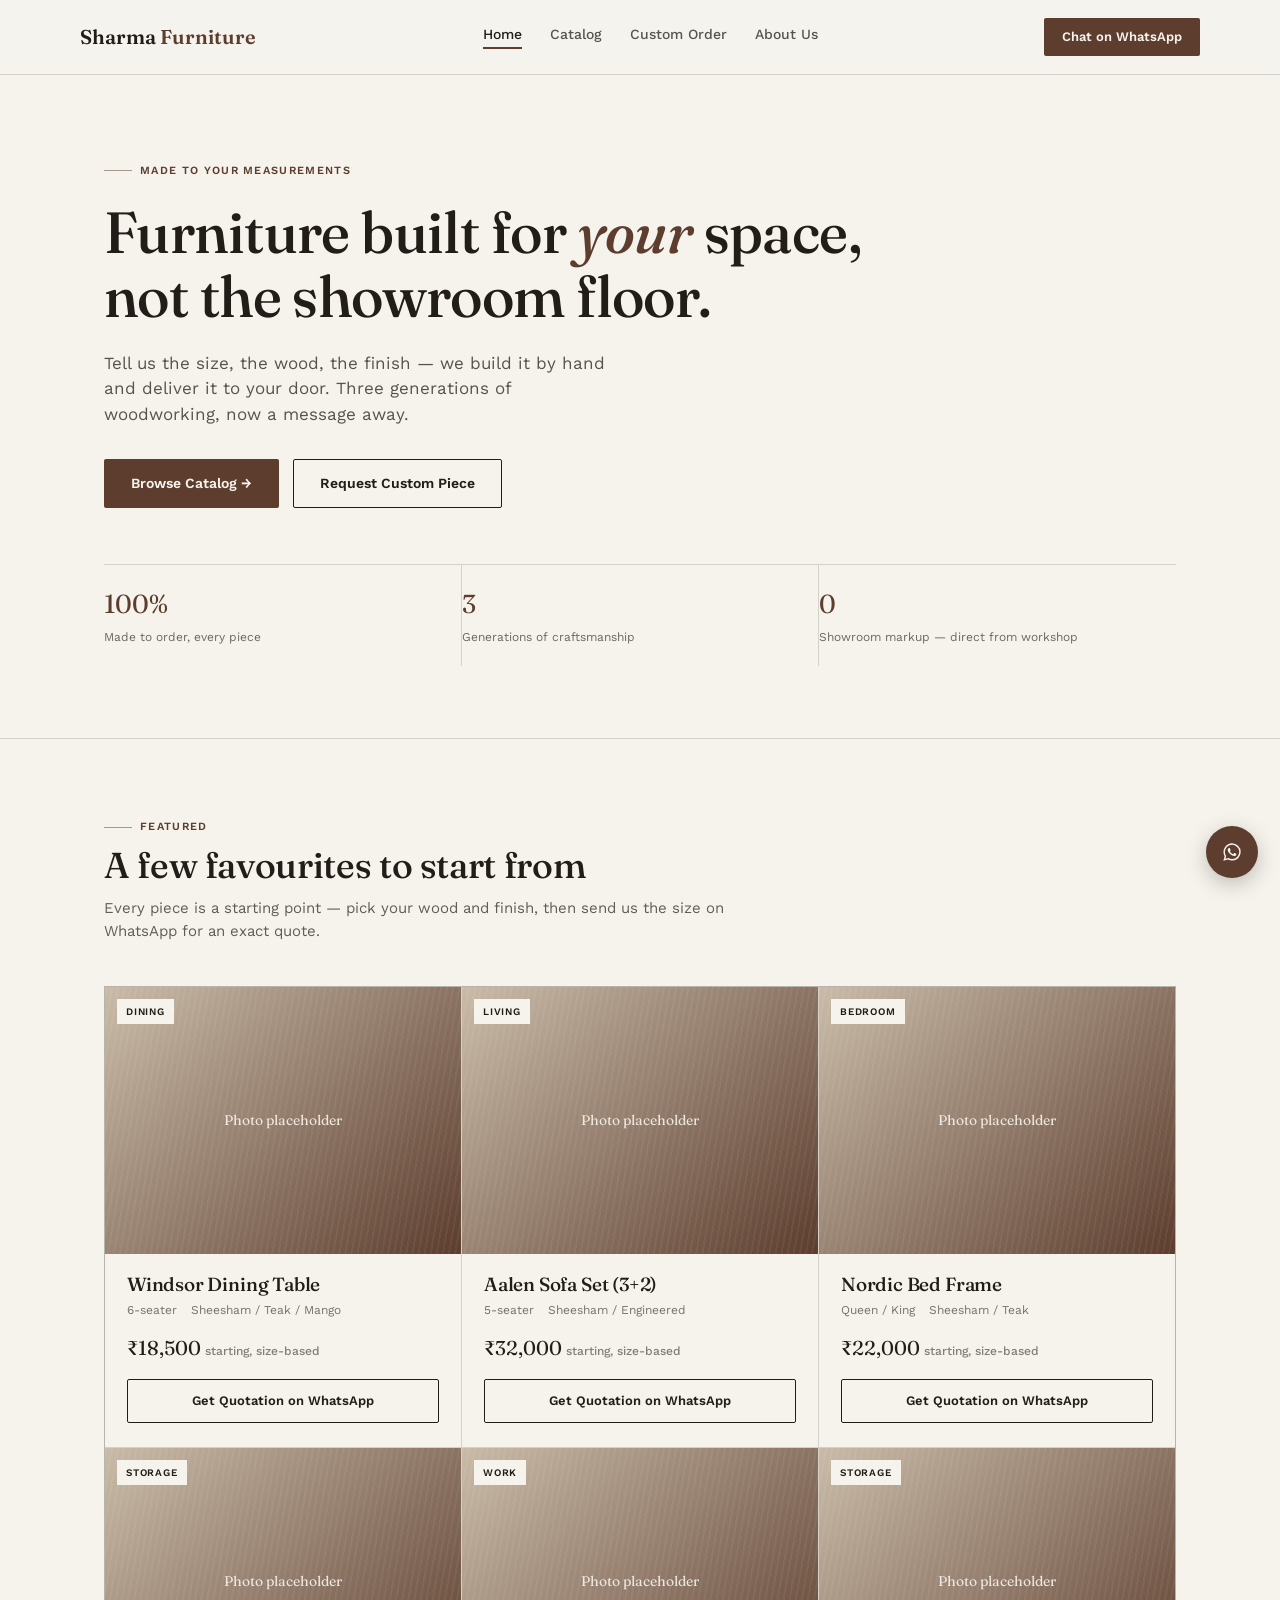
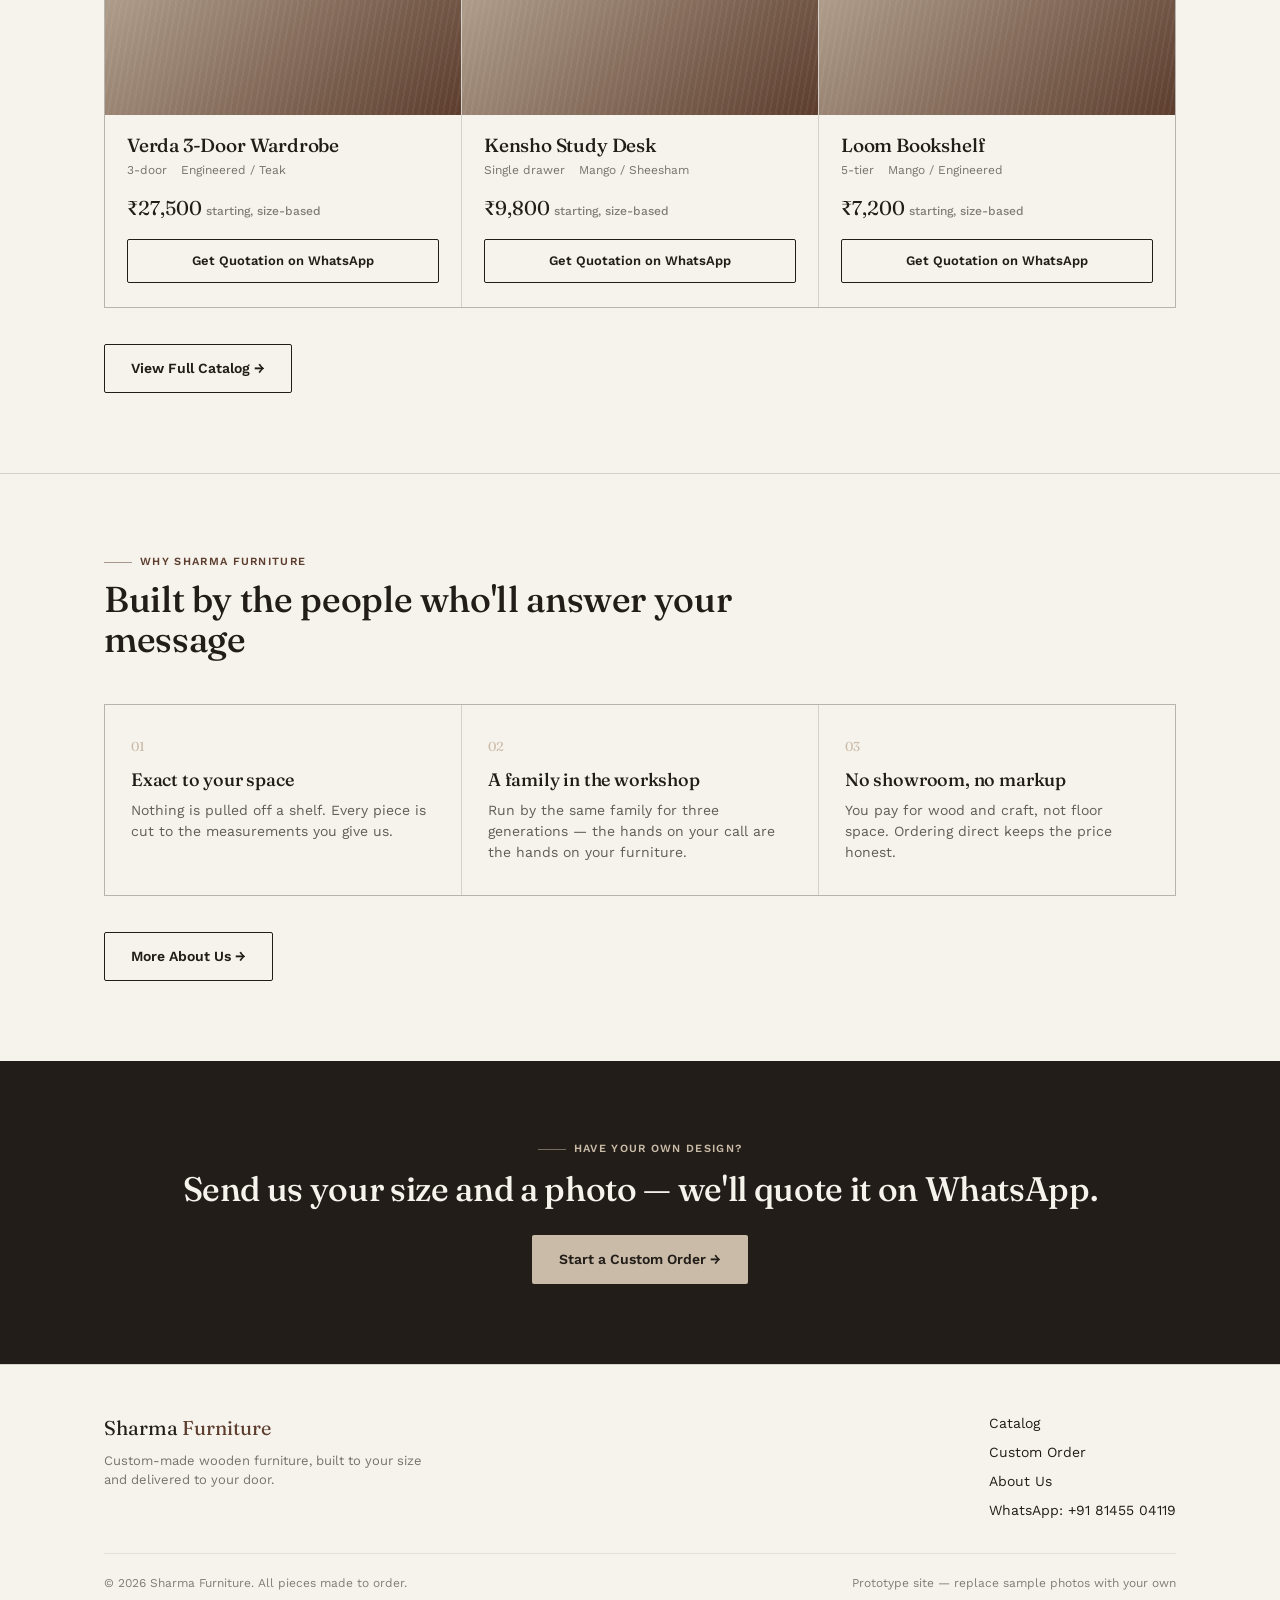
<file: index.html>
<!DOCTYPE html>
<html lang="en">
<head>
<meta charset="UTF-8">
<meta name="viewport" content="width=device-width, initial-scale=1.0">
<title>Sharma Furniture — Custom Made-to-Measure Wooden Furniture</title>
<meta name="description" content="Sharma Furniture designs and builds custom wooden furniture — dining tables, sofas, beds, wardrobes — made to your exact size, wood, and finish. Order directly on WhatsApp.">
<meta name="keywords" content="custom furniture, made to measure furniture, wooden furniture, Sharma Furniture, custom dining table, custom wardrobe, custom sofa">
<link rel="canonical" href="https://sharmafurniture.example.com/index.html">
<meta property="og:type" content="website">
<meta property="og:title" content="Sharma Furniture — Custom Made-to-Measure Wooden Furniture">
<meta property="og:description" content="Furniture built for your space, not the showroom floor. Tell us the size, wood, and finish — we build it and deliver.">
<meta property="og:url" content="https://sharmafurniture.example.com/index.html">
<meta name="robots" content="index, follow">
<link rel="preconnect" href="https://fonts.googleapis.com">
<link href="https://fonts.googleapis.com/css2?family=Fraunces:opsz,wght@9..144,400;9..144,500;9..144,600&family=Work+Sans:wght@400;500;600&display=swap" rel="stylesheet">
<link rel="stylesheet" href="style.css">
</head>
<body>

<header>
  <nav class="wrap nav">
    <div class="brand">Sharma <span>Furniture</span></div>
    <div class="nav-links">
      <a href="index.html" class="active">Home</a>
      <a href="catalog.html">Catalog</a>
      <a href="custom-order.html">Custom Order</a>
      <a href="about.html">About Us</a>
    </div>
    <a class="nav-cta" data-wa-general href="#" target="_blank" rel="noopener">Chat on WhatsApp</a>
  </nav>
</header>

<section class="hero">
  <div class="wrap">
    <div class="dim">Made to your measurements</div>
    <h1>Furniture built for <em>your</em> space, not the showroom floor.</h1>
    <p>Tell us the size, the wood, the finish — we build it by hand and deliver it to your door. Three generations of woodworking, now a message away.</p>
    <div class="hero-actions">
      <a href="catalog.html" class="btn btn-primary">Browse Catalog →</a>
      <a href="custom-order.html" class="btn btn-outline">Request Custom Piece</a>
    </div>
    <div class="measure-strip">
      <div class="measure-item"><div class="num">100%</div><div class="lbl">Made to order, every piece</div></div>
      <div class="measure-item"><div class="num">3</div><div class="lbl">Generations of craftsmanship</div></div>
      <div class="measure-item"><div class="num">0</div><div class="lbl">Showroom markup — direct from workshop</div></div>
    </div>
  </div>
</section>

<section class="section border-b">
  <div class="wrap">
    <div class="section-head">
      <div class="dim">Featured</div>
      <h2>A few favourites to start from</h2>
      <p>Every piece is a starting point — pick your wood and finish, then send us the size on WhatsApp for an exact quote.</p>
    </div>
    <div class="grid" id="productGrid"></div>
    <div class="section-foot">
      <a href="catalog.html" class="btn btn-outline">View Full Catalog →</a>
    </div>
  </div>
</section>

<section class="section">
  <div class="wrap">
    <div class="section-head">
      <div class="dim">Why Sharma Furniture</div>
      <h2>Built by the people who'll answer your message</h2>
    </div>
    <div class="why-grid">
      <div class="why-item">
        <span class="n">01</span>
        <h3>Exact to your space</h3>
        <p>Nothing is pulled off a shelf. Every piece is cut to the measurements you give us.</p>
      </div>
      <div class="why-item">
        <span class="n">02</span>
        <h3>A family in the workshop</h3>
        <p>Run by the same family for three generations — the hands on your call are the hands on your furniture.</p>
      </div>
      <div class="why-item">
        <span class="n">03</span>
        <h3>No showroom, no markup</h3>
        <p>You pay for wood and craft, not floor space. Ordering direct keeps the price honest.</p>
      </div>
    </div>
    <div class="section-foot">
      <a href="about.html" class="btn btn-outline">More About Us →</a>
    </div>
  </div>
</section>

<section class="section dark-section">
  <div class="wrap" style="text-align:center;">
    <div class="dim" style="justify-content:center;">Have your own design?</div>
    <h2 style="margin-top:14px; font-size:clamp(24px,4vw,34px);">Send us your size and a photo — we'll quote it on WhatsApp.</h2>
    <div style="margin-top:26px;">
      <a href="custom-order.html" class="btn" style="background:var(--sand); color:var(--ink);">Start a Custom Order →</a>
    </div>
  </div>
</section>

<footer>
  <div class="wrap">
    <div class="foot-row">
      <div>
        <div class="foot-brand">Sharma <span>Furniture</span></div>
        <p class="foot-note">Custom-made wooden furniture, built to your size and delivered to your door.</p>
      </div>
      <div class="foot-links">
        <a href="catalog.html">Catalog</a>
        <a href="custom-order.html">Custom Order</a>
        <a href="about.html">About Us</a>
        <a data-wa-general href="#" target="_blank" rel="noopener">WhatsApp: +91 81455 04119</a>
      </div>
    </div>
    <div class="foot-bottom">
      <span>© 2026 Sharma Furniture. All pieces made to order.</span>
      <span>Prototype site — replace sample photos with your own</span>
    </div>
  </div>
</footer>

<a class="float-wa" data-wa-general href="#" target="_blank" rel="noopener" aria-label="Chat on WhatsApp">
  <svg width="26" height="26" viewBox="0 0 24 24" fill="none"><path d="M17.6 6.32A7.85 7.85 0 0 0 12.05 4a7.94 7.94 0 0 0-6.87 11.87L4 20l4.24-1.11a7.9 7.9 0 0 0 3.8.97h0a7.94 7.94 0 0 0 5.56-13.54ZM12.05 18.53a6.6 6.6 0 0 1-3.36-.92l-.24-.14-2.5.66.67-2.44-.16-.25a6.6 6.6 0 1 1 5.6 3.09Zm3.6-4.93c-.2-.1-1.17-.58-1.35-.64-.18-.07-.31-.1-.44.1-.13.19-.5.64-.62.78-.11.13-.23.15-.42.05-.2-.1-.83-.3-1.58-.97a5.9 5.9 0 0 1-1.1-1.36c-.11-.2 0-.3.09-.4.09-.1.2-.23.3-.35.1-.11.13-.19.2-.32.06-.13.03-.24-.02-.34-.05-.1-.44-1.06-.6-1.45-.16-.38-.32-.33-.44-.33h-.38c-.13 0-.34.05-.52.24-.18.19-.68.66-.68 1.61 0 .95.7 1.87.8 2 .1.13 1.37 2.1 3.33 2.94.46.2.83.32 1.11.41.47.15.9.13 1.24.08.38-.06 1.17-.48 1.33-.94.17-.46.17-.85.12-.94-.05-.09-.18-.14-.38-.24Z" fill="currentColor"/></svg>
</a>

<script src="script.js"></script>
<script>renderProducts("productGrid");</script>
</body>
</html>
</file>
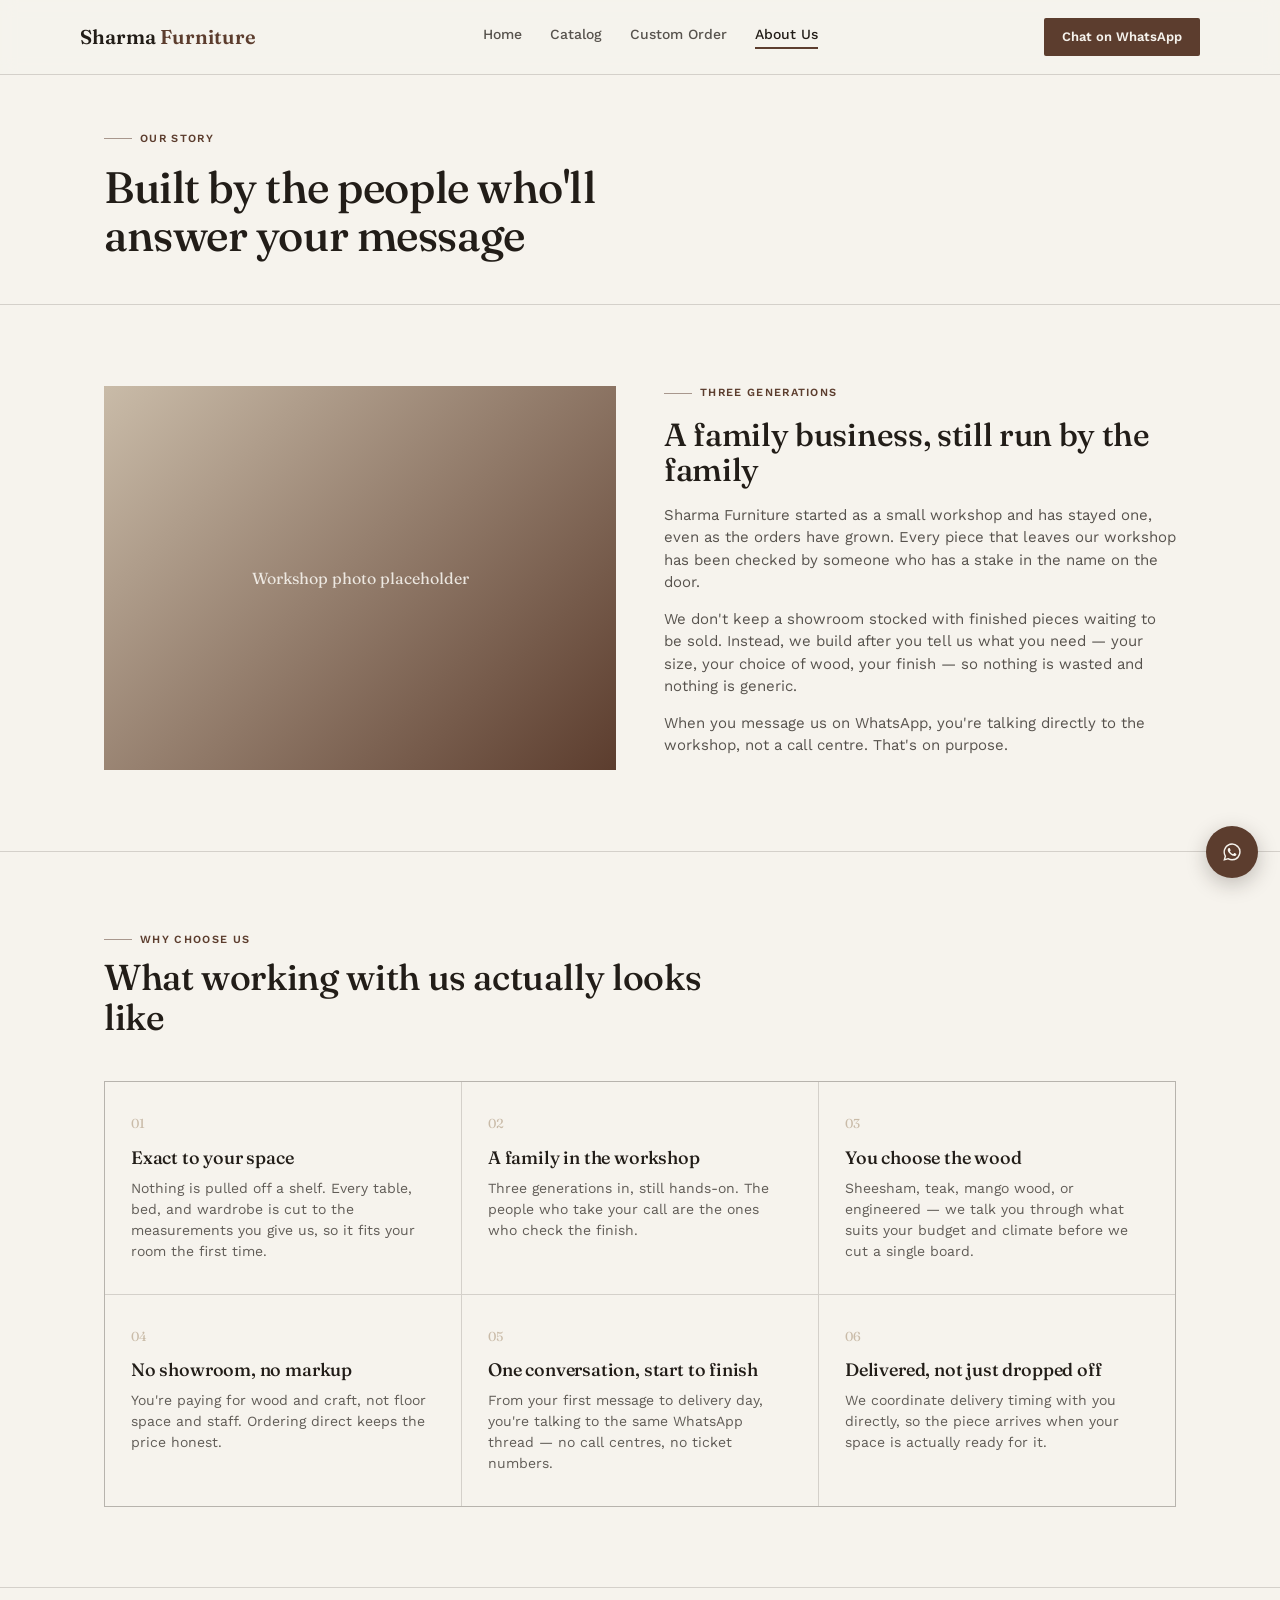
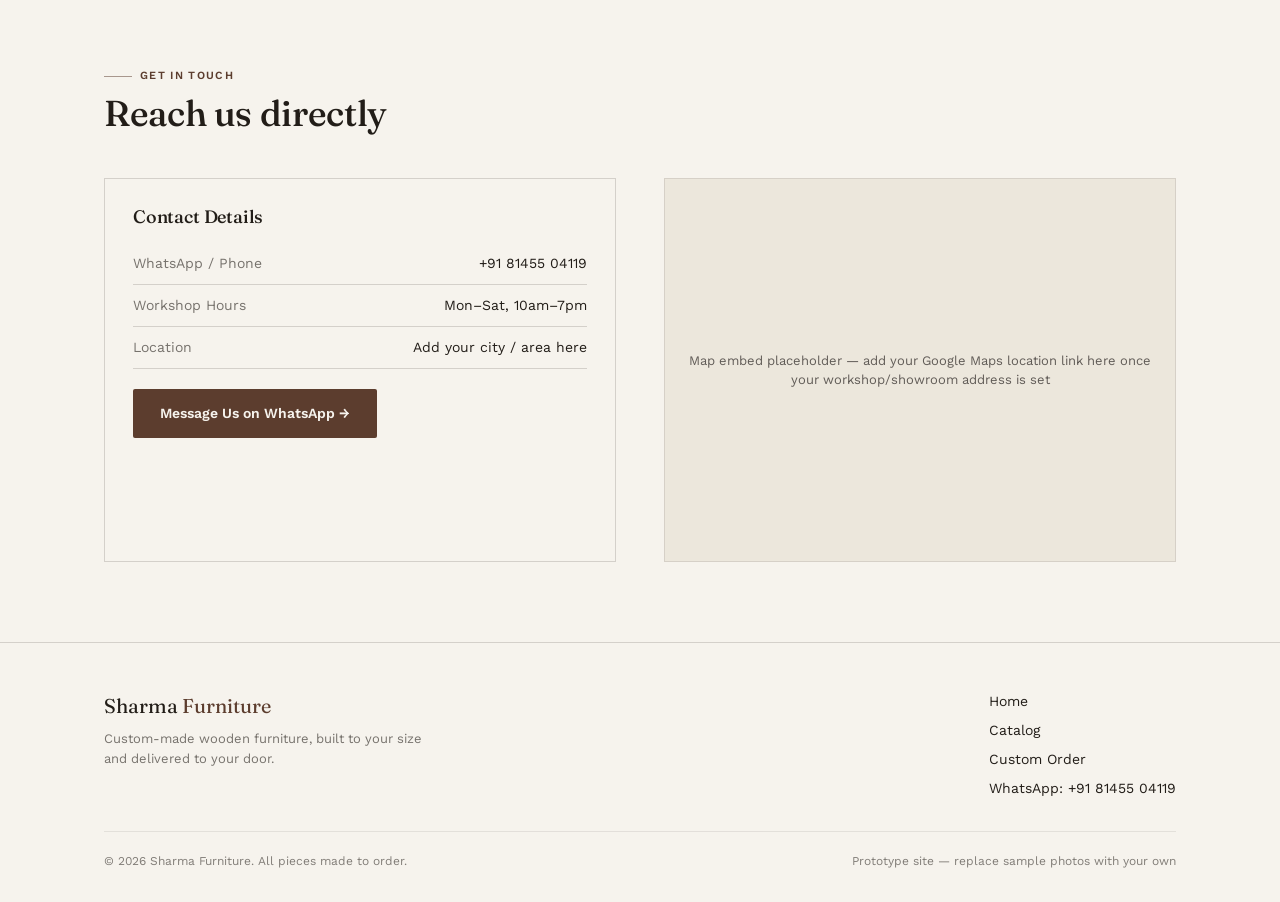
<file: about.html>
<!DOCTYPE html>
<html lang="en">
<head>
<meta charset="UTF-8">
<meta name="viewport" content="width=device-width, initial-scale=1.0">
<title>About Us — Our Family Workshop | Sharma Furniture</title>
<meta name="description" content="Sharma Furniture is a family-run woodworking business, three generations in the making. Learn our story and get in touch to order custom furniture.">
<meta name="keywords" content="Sharma Furniture about, family furniture workshop, custom furniture maker, furniture contact">
<link rel="canonical" href="https://sharmafurniture.example.com/about.html">
<meta property="og:type" content="website">
<meta property="og:title" content="About Us | Sharma Furniture">
<meta property="og:description" content="A family-run woodworking business, three generations in the making.">
<meta name="robots" content="index, follow">
<link rel="preconnect" href="https://fonts.googleapis.com">
<link href="https://fonts.googleapis.com/css2?family=Fraunces:opsz,wght@9..144,400;9..144,500;9..144,600&family=Work+Sans:wght@400;500;600&display=swap" rel="stylesheet">
<link rel="stylesheet" href="style.css">
<script type="application/ld+json">
{
  "@context": "https://schema.org",
  "@type": "FurnitureStore",
  "name": "Sharma Furniture",
  "description": "Custom made-to-measure wooden furniture — dining tables, sofas, beds, wardrobes — built to order and delivered directly.",
  "telephone": "+918145504119",
  "priceRange": "₹₹",
  "address": {
    "@type": "PostalAddress",
    "addressCountry": "IN"
  }
}
</script>
</head>
<body>

<header>
  <nav class="wrap nav">
    <div class="brand">Sharma <span>Furniture</span></div>
    <div class="nav-links">
      <a href="index.html">Home</a>
      <a href="catalog.html">Catalog</a>
      <a href="custom-order.html">Custom Order</a>
      <a href="about.html" class="active">About Us</a>
    </div>
    <a class="nav-cta" data-wa-general href="#" target="_blank" rel="noopener">Chat on WhatsApp</a>
  </nav>
</header>

<section class="page-hero">
  <div class="wrap">
    <div class="dim">Our Story</div>
    <h1>Built by the people who'll answer your message</h1>
  </div>
</section>

<section class="section border-b">
  <div class="wrap">
    <div class="story-grid">
      <div class="story-img"><span>Workshop photo placeholder</span></div>
      <div class="story-text">
        <div class="dim" style="margin-bottom:16px;">Three Generations</div>
        <h2 style="font-size:clamp(24px,3.5vw,32px); margin-bottom:16px;">A family business, still run by the family</h2>
        <p>Sharma Furniture started as a small workshop and has stayed one, even as the orders have grown. Every piece that leaves our workshop has been checked by someone who has a stake in the name on the door.</p>
        <p>We don't keep a showroom stocked with finished pieces waiting to be sold. Instead, we build after you tell us what you need — your size, your choice of wood, your finish — so nothing is wasted and nothing is generic.</p>
        <p>When you message us on WhatsApp, you're talking directly to the workshop, not a call centre. That's on purpose.</p>
      </div>
    </div>
  </div>
</section>

<section class="section border-b">
  <div class="wrap">
    <div class="section-head">
      <div class="dim">Why Choose Us</div>
      <h2>What working with us actually looks like</h2>
    </div>
    <div class="why-grid">
      <div class="why-item">
        <span class="n">01</span>
        <h3>Exact to your space</h3>
        <p>Nothing is pulled off a shelf. Every table, bed, and wardrobe is cut to the measurements you give us, so it fits your room the first time.</p>
      </div>
      <div class="why-item">
        <span class="n">02</span>
        <h3>A family in the workshop</h3>
        <p>Three generations in, still hands-on. The people who take your call are the ones who check the finish.</p>
      </div>
      <div class="why-item">
        <span class="n">03</span>
        <h3>You choose the wood</h3>
        <p>Sheesham, teak, mango wood, or engineered — we talk you through what suits your budget and climate before we cut a single board.</p>
      </div>
      <div class="why-item">
        <span class="n">04</span>
        <h3>No showroom, no markup</h3>
        <p>You're paying for wood and craft, not floor space and staff. Ordering direct keeps the price honest.</p>
      </div>
      <div class="why-item">
        <span class="n">05</span>
        <h3>One conversation, start to finish</h3>
        <p>From your first message to delivery day, you're talking to the same WhatsApp thread — no call centres, no ticket numbers.</p>
      </div>
      <div class="why-item">
        <span class="n">06</span>
        <h3>Delivered, not just dropped off</h3>
        <p>We coordinate delivery timing with you directly, so the piece arrives when your space is actually ready for it.</p>
      </div>
    </div>
  </div>
</section>

<section class="section">
  <div class="wrap">
    <div class="section-head">
      <div class="dim">Get in Touch</div>
      <h2>Reach us directly</h2>
    </div>
    <div class="contact-grid">
      <div class="contact-card">
        <h3>Contact Details</h3>
        <div class="contact-line"><span>WhatsApp / Phone</span><span>+91 81455 04119</span></div>
        <div class="contact-line"><span>Workshop Hours</span><span>Mon–Sat, 10am–7pm</span></div>
        <div class="contact-line"><span>Location</span><span>Add your city / area here</span></div>
        <div style="margin-top:20px;">
          <a class="btn btn-primary" data-wa-general href="#" target="_blank" rel="noopener">Message Us on WhatsApp →</a>
        </div>
      </div>
      <div class="map-box">Map embed placeholder — add your Google Maps location link here once your workshop/showroom address is set</div>
    </div>
  </div>
</section>

<footer>
  <div class="wrap">
    <div class="foot-row">
      <div>
        <div class="foot-brand">Sharma <span>Furniture</span></div>
        <p class="foot-note">Custom-made wooden furniture, built to your size and delivered to your door.</p>
      </div>
      <div class="foot-links">
        <a href="index.html">Home</a>
        <a href="catalog.html">Catalog</a>
        <a href="custom-order.html">Custom Order</a>
        <a data-wa-general href="#" target="_blank" rel="noopener">WhatsApp: +91 81455 04119</a>
      </div>
    </div>
    <div class="foot-bottom">
      <span>© 2026 Sharma Furniture. All pieces made to order.</span>
      <span>Prototype site — replace sample photos with your own</span>
    </div>
  </div>
</footer>

<a class="float-wa" data-wa-general href="#" target="_blank" rel="noopener" aria-label="Chat on WhatsApp">
  <svg width="26" height="26" viewBox="0 0 24 24" fill="none"><path d="M17.6 6.32A7.85 7.85 0 0 0 12.05 4a7.94 7.94 0 0 0-6.87 11.87L4 20l4.24-1.11a7.9 7.9 0 0 0 3.8.97h0a7.94 7.94 0 0 0 5.56-13.54ZM12.05 18.53a6.6 6.6 0 0 1-3.36-.92l-.24-.14-2.5.66.67-2.44-.16-.25a6.6 6.6 0 1 1 5.6 3.09Zm3.6-4.93c-.2-.1-1.17-.58-1.35-.64-.18-.07-.31-.1-.44.1-.13.19-.5.64-.62.78-.11.13-.23.15-.42.05-.2-.1-.83-.3-1.58-.97a5.9 5.9 0 0 1-1.1-1.36c-.11-.2 0-.3.09-.4.09-.1.2-.23.3-.35.1-.11.13-.19.2-.32.06-.13.03-.24-.02-.34-.05-.1-.44-1.06-.6-1.45-.16-.38-.32-.33-.44-.33h-.38c-.13 0-.34.05-.52.24-.18.19-.68.66-.68 1.61 0 .95.7 1.87.8 2 .1.13 1.37 2.1 3.33 2.94.46.2.83.32 1.11.41.47.15.9.13 1.24.08.38-.06 1.17-.48 1.33-.94.17-.46.17-.85.12-.94-.05-.09-.18-.14-.38-.24Z" fill="currentColor"/></svg>
</a>

<script src="script.js"></script>
</body>
</html>
</file>
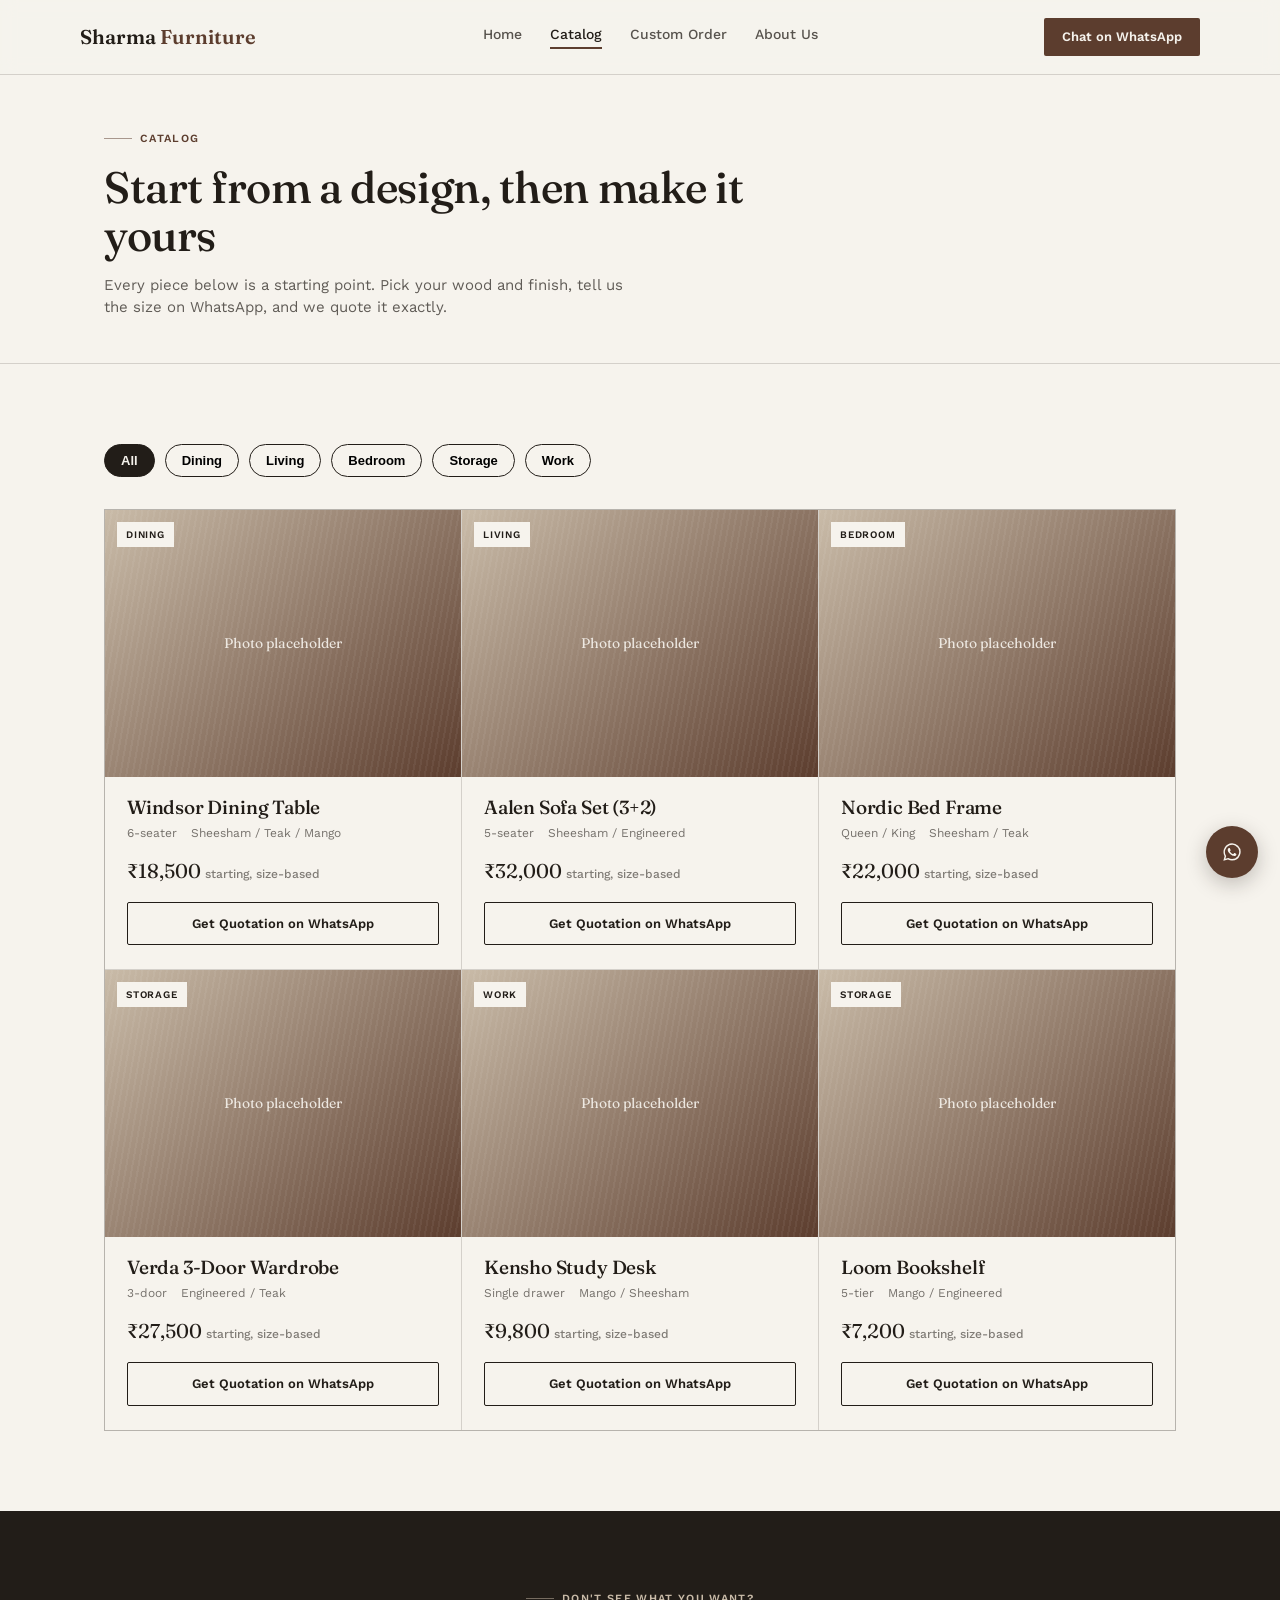
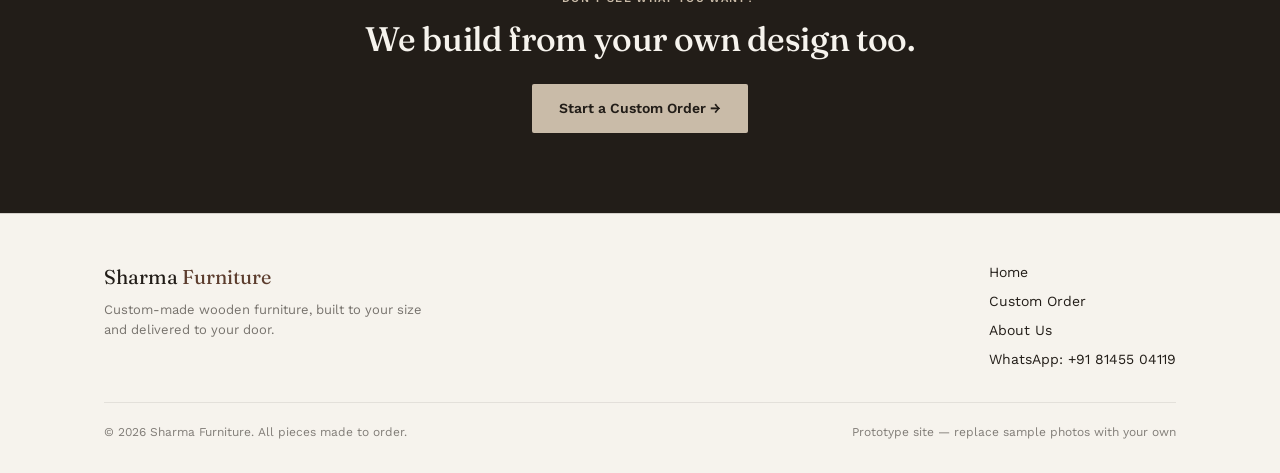
<file: catalog.html>
<!DOCTYPE html>
<html lang="en">
<head>
<meta charset="UTF-8">
<meta name="viewport" content="width=device-width, initial-scale=1.0">
<title>Catalog — Custom Dining, Living, Bedroom & Storage Furniture | Sharma Furniture</title>
<meta name="description" content="Browse Sharma Furniture's catalog of custom dining tables, sofas, beds, wardrobes, desks and bookshelves. Choose your wood and finish, then get a quotation on WhatsApp.">
<meta name="keywords" content="furniture catalog, custom dining table, custom wardrobe, custom bed frame, custom sofa, Sharma Furniture">
<link rel="canonical" href="https://sharmafurniture.example.com/catalog.html">
<meta property="og:type" content="website">
<meta property="og:title" content="Catalog | Sharma Furniture">
<meta property="og:description" content="Custom dining tables, sofas, beds, wardrobes, desks and bookshelves — made to your size and wood of choice.">
<meta name="robots" content="index, follow">
<link rel="preconnect" href="https://fonts.googleapis.com">
<link href="https://fonts.googleapis.com/css2?family=Fraunces:opsz,wght@9..144,400;9..144,500;9..144,600&family=Work+Sans:wght@400;500;600&display=swap" rel="stylesheet">
<link rel="stylesheet" href="style.css">
</head>
<body>

<header>
  <nav class="wrap nav">
    <div class="brand">Sharma <span>Furniture</span></div>
    <div class="nav-links">
      <a href="index.html">Home</a>
      <a href="catalog.html" class="active">Catalog</a>
      <a href="custom-order.html">Custom Order</a>
      <a href="about.html">About Us</a>
    </div>
    <a class="nav-cta" data-wa-general href="#" target="_blank" rel="noopener">Chat on WhatsApp</a>
  </nav>
</header>

<section class="page-hero">
  <div class="wrap">
    <div class="dim">Catalog</div>
    <h1>Start from a design, then make it yours</h1>
    <p>Every piece below is a starting point. Pick your wood and finish, tell us the size on WhatsApp, and we quote it exactly.</p>
  </div>
</section>

<section class="section">
  <div class="wrap">
    <div class="filter-bar" id="filterBar"></div>
    <div class="grid" id="productGrid"></div>
  </div>
</section>

<section class="section dark-section">
  <div class="wrap" style="text-align:center;">
    <div class="dim" style="justify-content:center;">Don't see what you want?</div>
    <h2 style="margin-top:14px; font-size:clamp(24px,4vw,34px);">We build from your own design too.</h2>
    <div style="margin-top:26px;">
      <a href="custom-order.html" class="btn" style="background:var(--sand); color:var(--ink);">Start a Custom Order →</a>
    </div>
  </div>
</section>

<footer>
  <div class="wrap">
    <div class="foot-row">
      <div>
        <div class="foot-brand">Sharma <span>Furniture</span></div>
        <p class="foot-note">Custom-made wooden furniture, built to your size and delivered to your door.</p>
      </div>
      <div class="foot-links">
        <a href="index.html">Home</a>
        <a href="custom-order.html">Custom Order</a>
        <a href="about.html">About Us</a>
        <a data-wa-general href="#" target="_blank" rel="noopener">WhatsApp: +91 81455 04119</a>
      </div>
    </div>
    <div class="foot-bottom">
      <span>© 2026 Sharma Furniture. All pieces made to order.</span>
      <span>Prototype site — replace sample photos with your own</span>
    </div>
  </div>
</footer>

<a class="float-wa" data-wa-general href="#" target="_blank" rel="noopener" aria-label="Chat on WhatsApp">
  <svg width="26" height="26" viewBox="0 0 24 24" fill="none"><path d="M17.6 6.32A7.85 7.85 0 0 0 12.05 4a7.94 7.94 0 0 0-6.87 11.87L4 20l4.24-1.11a7.9 7.9 0 0 0 3.8.97h0a7.94 7.94 0 0 0 5.56-13.54ZM12.05 18.53a6.6 6.6 0 0 1-3.36-.92l-.24-.14-2.5.66.67-2.44-.16-.25a6.6 6.6 0 1 1 5.6 3.09Zm3.6-4.93c-.2-.1-1.17-.58-1.35-.64-.18-.07-.31-.1-.44.1-.13.19-.5.64-.62.78-.11.13-.23.15-.42.05-.2-.1-.83-.3-1.58-.97a5.9 5.9 0 0 1-1.1-1.36c-.11-.2 0-.3.09-.4.09-.1.2-.23.3-.35.1-.11.13-.19.2-.32.06-.13.03-.24-.02-.34-.05-.1-.44-1.06-.6-1.45-.16-.38-.32-.33-.44-.33h-.38c-.13 0-.34.05-.52.24-.18.19-.68.66-.68 1.61 0 .95.7 1.87.8 2 .1.13 1.37 2.1 3.33 2.94.46.2.83.32 1.11.41.47.15.9.13 1.24.08.38-.06 1.17-.48 1.33-.94.17-.46.17-.85.12-.94-.05-.09-.18-.14-.38-.24Z" fill="currentColor"/></svg>
</a>

<script src="script.js"></script>
<script>renderProducts("productGrid"); setupCatalogFilters();</script>
</body>
</html>
</file>
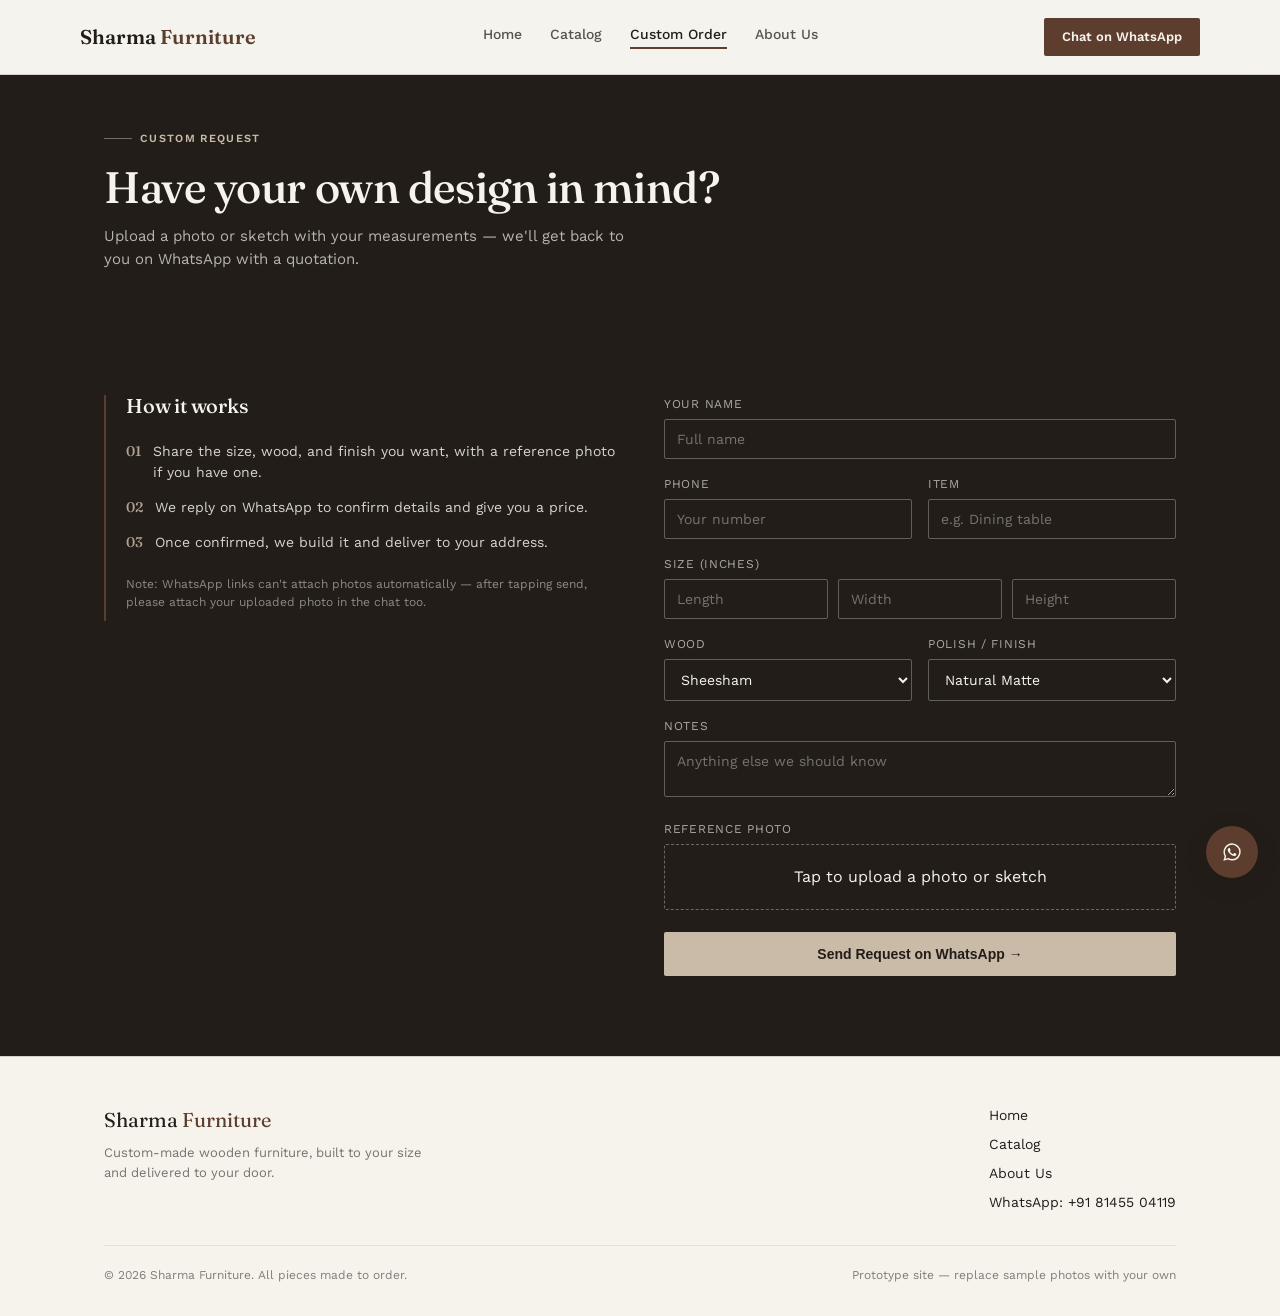
<file: custom-order.html>
<!DOCTYPE html>
<html lang="en">
<head>
<meta charset="UTF-8">
<meta name="viewport" content="width=device-width, initial-scale=1.0">
<title>Custom Furniture Order — Upload Your Size & Design | Sharma Furniture</title>
<meta name="description" content="Request custom-made furniture from Sharma Furniture. Share your size, wood, and finish preferences, upload a reference photo, and get a quotation on WhatsApp.">
<meta name="keywords" content="custom furniture order, made to measure furniture, furniture quotation, Sharma Furniture WhatsApp order">
<link rel="canonical" href="https://sharmafurniture.example.com/custom-order.html">
<meta property="og:type" content="website">
<meta property="og:title" content="Custom Furniture Order | Sharma Furniture">
<meta property="og:description" content="Share your size, wood, and finish preferences and get a quotation on WhatsApp.">
<meta name="robots" content="index, follow">
<link rel="preconnect" href="https://fonts.googleapis.com">
<link href="https://fonts.googleapis.com/css2?family=Fraunces:opsz,wght@9..144,400;9..144,500;9..144,600&family=Work+Sans:wght@400;500;600&display=swap" rel="stylesheet">
<link rel="stylesheet" href="style.css">
</head>
<body>

<header>
  <nav class="wrap nav">
    <div class="brand">Sharma <span>Furniture</span></div>
    <div class="nav-links">
      <a href="index.html">Home</a>
      <a href="catalog.html">Catalog</a>
      <a href="custom-order.html" class="active">Custom Order</a>
      <a href="about.html">About Us</a>
    </div>
    <a class="nav-cta" data-wa-general href="#" target="_blank" rel="noopener">Chat on WhatsApp</a>
  </nav>
</header>

<section class="page-hero dark-section">
  <div class="wrap">
    <div class="dim">Custom Request</div>
    <h1>Have your own design in mind?</h1>
    <p>Upload a photo or sketch with your measurements — we'll get back to you on WhatsApp with a quotation.</p>
  </div>
</section>

<section class="section dark-section">
  <div class="wrap">
    <div class="form-grid">
      <div class="form-note">
        <h3>How it works</h3>
        <div class="steps">
          <div class="step"><b>01</b><span>Share the size, wood, and finish you want, with a reference photo if you have one.</span></div>
          <div class="step"><b>02</b><span>We reply on WhatsApp to confirm details and give you a price.</span></div>
          <div class="step"><b>03</b><span>Once confirmed, we build it and deliver to your address.</span></div>
        </div>
        <p style="margin-top:22px; font-size:12px; opacity:0.5;">Note: WhatsApp links can't attach photos automatically — after tapping send, please attach your uploaded photo in the chat too.</p>
      </div>
      <form id="customForm">
        <div class="field">
          <label for="cName">Your Name</label>
          <input type="text" id="cName" placeholder="Full name" required>
        </div>
        <div class="two-col">
          <div class="field">
            <label for="cPhone">Phone</label>
            <input type="tel" id="cPhone" placeholder="Your number" required>
          </div>
          <div class="field">
            <label for="cItem">Item</label>
            <input type="text" id="cItem" placeholder="e.g. Dining table" required>
          </div>
        </div>
        <div class="field">
          <label>Size (inches)</label>
          <div class="dims-row">
            <input type="number" id="cLen" placeholder="Length">
            <input type="number" id="cWid" placeholder="Width">
            <input type="number" id="cHei" placeholder="Height">
          </div>
        </div>
        <div class="two-col">
          <div class="field">
            <label for="cWood">Wood</label>
            <select id="cWood">
              <option>Sheesham</option>
              <option>Teak</option>
              <option>Mango Wood</option>
              <option>Engineered Wood</option>
              <option>Not sure yet</option>
            </select>
          </div>
          <div class="field">
            <label for="cPolish">Polish / Finish</label>
            <select id="cPolish">
              <option>Natural Matte</option>
              <option>Glossy Melamine</option>
              <option>PU Coating</option>
              <option>Walnut Stain</option>
              <option>Not sure yet</option>
            </select>
          </div>
        </div>
        <div class="field">
          <label for="cNotes">Notes</label>
          <textarea id="cNotes" rows="2" placeholder="Anything else we should know"></textarea>
        </div>
        <div class="field">
          <label>Reference Photo</label>
          <div class="upload-box" id="uploadBox">
            <input type="file" id="cPhoto" accept="image/*">
            <span id="uploadLabel">Tap to upload a photo or sketch</span>
            <div class="upload-preview" id="uploadPreview"><img id="uploadImg" alt="Uploaded reference"></div>
          </div>
        </div>
        <button type="submit" class="submit-btn">Send Request on WhatsApp →</button>
      </form>
    </div>
  </div>
</section>

<footer>
  <div class="wrap">
    <div class="foot-row">
      <div>
        <div class="foot-brand">Sharma <span>Furniture</span></div>
        <p class="foot-note">Custom-made wooden furniture, built to your size and delivered to your door.</p>
      </div>
      <div class="foot-links">
        <a href="index.html">Home</a>
        <a href="catalog.html">Catalog</a>
        <a href="about.html">About Us</a>
        <a data-wa-general href="#" target="_blank" rel="noopener">WhatsApp: +91 81455 04119</a>
      </div>
    </div>
    <div class="foot-bottom">
      <span>© 2026 Sharma Furniture. All pieces made to order.</span>
      <span>Prototype site — replace sample photos with your own</span>
    </div>
  </div>
</footer>

<a class="float-wa" data-wa-general href="#" target="_blank" rel="noopener" aria-label="Chat on WhatsApp">
  <svg width="26" height="26" viewBox="0 0 24 24" fill="none"><path d="M17.6 6.32A7.85 7.85 0 0 0 12.05 4a7.94 7.94 0 0 0-6.87 11.87L4 20l4.24-1.11a7.9 7.9 0 0 0 3.8.97h0a7.94 7.94 0 0 0 5.56-13.54ZM12.05 18.53a6.6 6.6 0 0 1-3.36-.92l-.24-.14-2.5.66.67-2.44-.16-.25a6.6 6.6 0 1 1 5.6 3.09Zm3.6-4.93c-.2-.1-1.17-.58-1.35-.64-.18-.07-.31-.1-.44.1-.13.19-.5.64-.62.78-.11.13-.23.15-.42.05-.2-.1-.83-.3-1.58-.97a5.9 5.9 0 0 1-1.1-1.36c-.11-.2 0-.3.09-.4.09-.1.2-.23.3-.35.1-.11.13-.19.2-.32.06-.13.03-.24-.02-.34-.05-.1-.44-1.06-.6-1.45-.16-.38-.32-.33-.44-.33h-.38c-.13 0-.34.05-.52.24-.18.19-.68.66-.68 1.61 0 .95.7 1.87.8 2 .1.13 1.37 2.1 3.33 2.94.46.2.83.32 1.11.41.47.15.9.13 1.24.08.38-.06 1.17-.48 1.33-.94.17-.46.17-.85.12-.94-.05-.09-.18-.14-.38-.24Z" fill="currentColor"/></svg>
</a>

<script src="script.js"></script>
</body>
</html>
</file>
<file: style.css>
:root{
  --ink:#221D18;
  --paper:#F6F3ED;
  --walnut:#5C3D2E;
  --walnut-dark:#452D22;
  --sand:#C9BBA8;
  --sand-light:#E9E2D6;
  --line: rgba(34,29,24,0.16);
}
*{box-sizing:border-box; margin:0; padding:0;}
html{scroll-behavior:smooth;}
body{
  background:var(--paper);
  color:var(--ink);
  font-family:'Work Sans', sans-serif;
  line-height:1.5;
  -webkit-font-smoothing:antialiased;
}
h1,h2,h3{
  font-family:'Fraunces', serif;
  font-weight:500;
  letter-spacing:-0.01em;
  line-height:1.1;
}
a{color:inherit; text-decoration:none;}
img{max-width:100%; display:block;}
.wrap{max-width:1120px; margin:0 auto; padding:0 24px;}
:focus-visible{outline:2px solid var(--walnut); outline-offset:3px;}

.dim{
  display:flex; align-items:center; gap:8px;
  font-family:'Work Sans', sans-serif;
  font-size:11px; letter-spacing:0.12em; text-transform:uppercase;
  color:var(--walnut); font-weight:600;
}
.dim::before{content:""; height:1px; max-width:28px; flex:1; background:var(--walnut); opacity:0.5;}

/* header */
header{
  position:sticky; top:0; z-index:50;
  background:rgba(246,243,237,0.9);
  backdrop-filter:blur(8px);
  border-bottom:1px solid var(--line);
}
.nav{display:flex; align-items:center; justify-content:space-between; padding:18px 0;}
.brand{font-family:'Fraunces', serif; font-size:20px; font-weight:600;}
.brand span{color:var(--walnut);}
.nav-links{display:flex; gap:28px; font-size:14px; font-weight:500;}
.nav-links a{opacity:0.75; transition:opacity .2s;}
.nav-links a:hover, .nav-links a.active{opacity:1;}
.nav-links a.active{border-bottom:2px solid var(--walnut); padding-bottom:2px;}
.nav-cta{
  background:var(--walnut); color:var(--paper); padding:9px 18px;
  border-radius:2px; font-size:13px; font-weight:600;
  display:flex; align-items:center; gap:6px;
}
.nav-cta:hover{background:var(--walnut-dark);}
@media (max-width:720px){ .nav-links{display:none;} }

/* generic page hero (non-home pages) */
.page-hero{padding:56px 0 44px; border-bottom:1px solid var(--line);}
.page-hero .dim{margin-bottom:16px;}
.page-hero h1{font-size:clamp(30px,5vw,44px); max-width:640px;}
.page-hero p{max-width:520px; opacity:0.7; margin-top:14px; font-size:15px;}

/* home hero */
.hero{padding:88px 0 72px; border-bottom:1px solid var(--line);}
.hero .dim{margin-bottom:22px;}
.hero h1{font-size:clamp(34px, 6vw, 58px); max-width:760px; margin-bottom:22px;}
.hero h1 em{font-style:italic; color:var(--walnut);}
.hero p{max-width:520px; font-size:17px; opacity:0.75; margin-bottom:32px;}
.hero-actions{display:flex; gap:14px; flex-wrap:wrap;}
.btn{
  padding:13px 26px; border-radius:2px; font-size:14px; font-weight:600;
  display:inline-flex; align-items:center; gap:8px; border:1px solid transparent;
  transition: all .2s;
}
.btn-primary{background:var(--walnut); color:var(--paper);}
.btn-primary:hover{background:var(--walnut-dark);}
.btn-outline{border-color:var(--ink); color:var(--ink);}
.btn-outline:hover{background:var(--ink); color:var(--paper);}

.measure-strip{margin-top:56px; display:flex; border-top:1px solid var(--line);}
.measure-item{flex:1; padding:20px 0; border-right:1px solid var(--line);}
.measure-item:last-child{border-right:none;}
.measure-item .num{font-family:'Fraunces', serif; font-size:26px; color:var(--walnut);}
.measure-item .lbl{font-size:12px; opacity:0.65; margin-top:4px;}

/* sections */
.section{padding:80px 0;}
.section-tight{padding:56px 0;}
.section-head{margin-bottom:44px; max-width:640px;}
.section-head h2{font-size:clamp(26px,4vw,36px); margin-top:10px;}
.section-head p{opacity:0.7; margin-top:12px; font-size:15px;}
.section-foot{margin-top:36px;}
.border-y{border-top:1px solid var(--line); border-bottom:1px solid var(--line);}
.border-b{border-bottom:1px solid var(--line);}

/* catalog grid */
.grid{display:grid; grid-template-columns:repeat(3, 1fr); gap:1px; background:var(--line); border:1px solid var(--line);}
@media (max-width:900px){ .grid{grid-template-columns:repeat(2,1fr);} }
@media (max-width:600px){ .grid{grid-template-columns:1fr;} }
.card{background:var(--paper);}
.card-img{aspect-ratio:4/3; position:relative; overflow:hidden; display:flex; align-items:center; justify-content:center;}
.card-img .grain{position:absolute; inset:0; background:repeating-linear-gradient(100deg, rgba(255,255,255,0.05) 0px, rgba(255,255,255,0.05) 2px, transparent 2px, transparent 6px);}
.card-img .tag{position:absolute; top:12px; left:12px; background:var(--paper); color:var(--ink); font-size:10px; letter-spacing:0.08em; text-transform:uppercase; font-weight:600; padding:5px 9px;}
.card-img .mark{font-family:'Fraunces', serif; color:rgba(246,243,237,0.9); font-size:14px;}
.card-body{padding:20px 22px 24px;}
.card-body h3{font-size:19px; margin-bottom:6px;}
.specs{display:flex; gap:14px; font-size:12px; opacity:0.6; margin-bottom:14px; flex-wrap:wrap;}
.price-row{display:flex; align-items:baseline; justify-content:space-between; margin-bottom:16px;}
.price{font-family:'Fraunces', serif; font-size:20px;}
.price span{font-size:12px; font-family:'Work Sans'; opacity:0.55; font-weight:500;}
.card-btn{width:100%; padding:11px; border:1px solid var(--ink); border-radius:2px; font-size:13px; font-weight:600; text-align:center; display:flex; align-items:center; justify-content:center; gap:8px; transition: all .2s;}
.card-btn:hover{background:var(--ink); color:var(--paper);}

/* filter bar */
.filter-bar{display:flex; gap:10px; flex-wrap:wrap; margin-bottom:32px;}
.filter-btn{padding:8px 16px; border:1px solid var(--ink); border-radius:20px; font-size:13px; font-weight:600; background:transparent; cursor:pointer; transition: all .2s;}
.filter-btn:hover{background:rgba(34,29,24,0.06);}
.filter-btn.active{background:var(--ink); color:var(--paper);}

/* dark section (custom order / CTA) */
.dark-section{background:var(--ink); color:var(--paper);}
.dark-section .dim{color:var(--sand);}
.dark-section .dim::before{background:var(--sand);}
.dark-section .section-head p{opacity:0.65;}

.form-grid{display:grid; grid-template-columns:1fr 1fr; gap:48px; align-items:start;}
@media (max-width:800px){ .form-grid{grid-template-columns:1fr;} }
.form-note{border-left:2px solid var(--walnut); padding-left:20px;}
.form-note h3{font-size:20px; margin-bottom:10px;}
.form-note p{opacity:0.65; font-size:14px; margin-bottom:10px;}
.steps{margin-top:24px; display:flex; flex-direction:column; gap:14px;}
.step{display:flex; gap:12px; font-size:14px; opacity:0.85;}
.step b{color:var(--sand); font-family:'Fraunces', serif; font-weight:500;}

form{display:flex; flex-direction:column; gap:16px;}
.field label{display:block; font-size:12px; text-transform:uppercase; letter-spacing:0.06em; opacity:0.65; margin-bottom:6px;}
.field input, .field select, .field textarea{width:100%; background:transparent; border:1px solid rgba(34,29,24,0.25); color:inherit; padding:11px 12px; font-family:'Work Sans'; font-size:14px; border-radius:2px;}
.dark-section .field input, .dark-section .field select, .dark-section .field textarea{border-color:rgba(246,243,237,0.3);}
.field input::placeholder, .field textarea::placeholder{color:rgba(34,29,24,0.4);}
.dark-section .field input::placeholder, .dark-section .field textarea::placeholder{color:rgba(246,243,237,0.4);}
.field input:focus, .field select:focus, .field textarea:focus{border-color:var(--walnut);}
.dims-row{display:grid; grid-template-columns:1fr 1fr 1fr; gap:10px;}
.two-col{display:grid; grid-template-columns:1fr 1fr; gap:16px;}
.upload-box{border:1px dashed rgba(34,29,24,0.3); border-radius:2px; padding:20px; text-align:center; cursor:pointer; transition:border-color .2s;}
.dark-section .upload-box{border-color:rgba(246,243,237,0.35);}
.upload-box:hover{border-color:var(--walnut);}
.upload-box input{display:none;}
.upload-preview{margin-top:12px; display:none;}
.upload-preview img{max-height:140px; border-radius:2px; margin:0 auto;}
select option{color:#000;}
.submit-btn{background:var(--walnut); color:var(--paper); padding:14px; border:none; border-radius:2px; font-weight:600; font-size:14px; cursor:pointer; display:flex; align-items:center; justify-content:center; gap:8px; margin-top:6px;}
.dark-section .submit-btn{background:var(--sand); color:var(--ink);}
.submit-btn:hover{opacity:0.9;}

/* why grid */
.why-grid{display:grid; grid-template-columns:repeat(3,1fr); gap:1px; background:var(--line); border:1px solid var(--line); margin-top:8px;}
@media (max-width:800px){ .why-grid{grid-template-columns:1fr;} }
.why-item{background:var(--paper); padding:32px 26px;}
.why-item .n{font-family:'Fraunces', serif; color:var(--sand); font-size:13px; margin-bottom:14px; display:block;}
.why-item h3{font-size:18px; margin-bottom:10px;}
.why-item p{font-size:14px; opacity:0.7;}

/* story / about */
.story-grid{display:grid; grid-template-columns:1fr 1fr; gap:48px; align-items:center;}
@media (max-width:800px){ .story-grid{grid-template-columns:1fr;} }
.story-img{aspect-ratio:4/3; background:linear-gradient(135deg, var(--sand), var(--walnut)); position:relative; display:flex; align-items:center; justify-content:center;}
.story-img span{font-family:'Fraunces', serif; color:rgba(246,243,237,0.9);}
.story-text p{opacity:0.75; margin-bottom:14px; font-size:15px;}

/* contact / map */
.contact-grid{display:grid; grid-template-columns:1fr 1fr; gap:48px;}
@media (max-width:800px){ .contact-grid{grid-template-columns:1fr;} }
.contact-card{border:1px solid var(--line); padding:28px;}
.contact-card h3{font-size:18px; margin-bottom:16px;}
.contact-line{display:flex; justify-content:space-between; padding:10px 0; border-bottom:1px solid var(--line); font-size:14px;}
.contact-line:last-child{border-bottom:none;}
.contact-line span:first-child{opacity:0.6;}
.map-box{background:var(--sand-light); border:1px solid var(--line); aspect-ratio:4/3; display:flex; align-items:center; justify-content:center; text-align:center; padding:20px; font-size:13px; opacity:0.7;}

/* footer */
footer{border-top:1px solid var(--line); padding:48px 0 32px;}
.foot-row{display:flex; justify-content:space-between; flex-wrap:wrap; gap:24px; margin-bottom:32px;}
.foot-brand{font-family:'Fraunces', serif; font-size:20px;}
.foot-brand span{color:var(--walnut);}
.foot-note{font-size:13px; opacity:0.6; max-width:340px; margin-top:8px;}
.foot-links{display:flex; flex-direction:column; gap:8px; font-size:14px;}
.foot-links a:hover{opacity:0.7;}
.foot-bottom{border-top:1px solid var(--line); padding-top:20px; font-size:12px; opacity:0.55; display:flex; justify-content:space-between; flex-wrap:wrap; gap:8px;}

/* floating whatsapp */
.float-wa{
  position:fixed; bottom:22px; right:22px; z-index:60;
  background:var(--walnut); color:var(--paper); width:52px; height:52px; border-radius:50%;
  display:flex; align-items:center; justify-content:center; box-shadow:0 6px 20px rgba(34,29,24,0.25);
  transition: transform .2s;
}
.float-wa:hover{transform:scale(1.06); background:var(--walnut-dark);}
</file>
